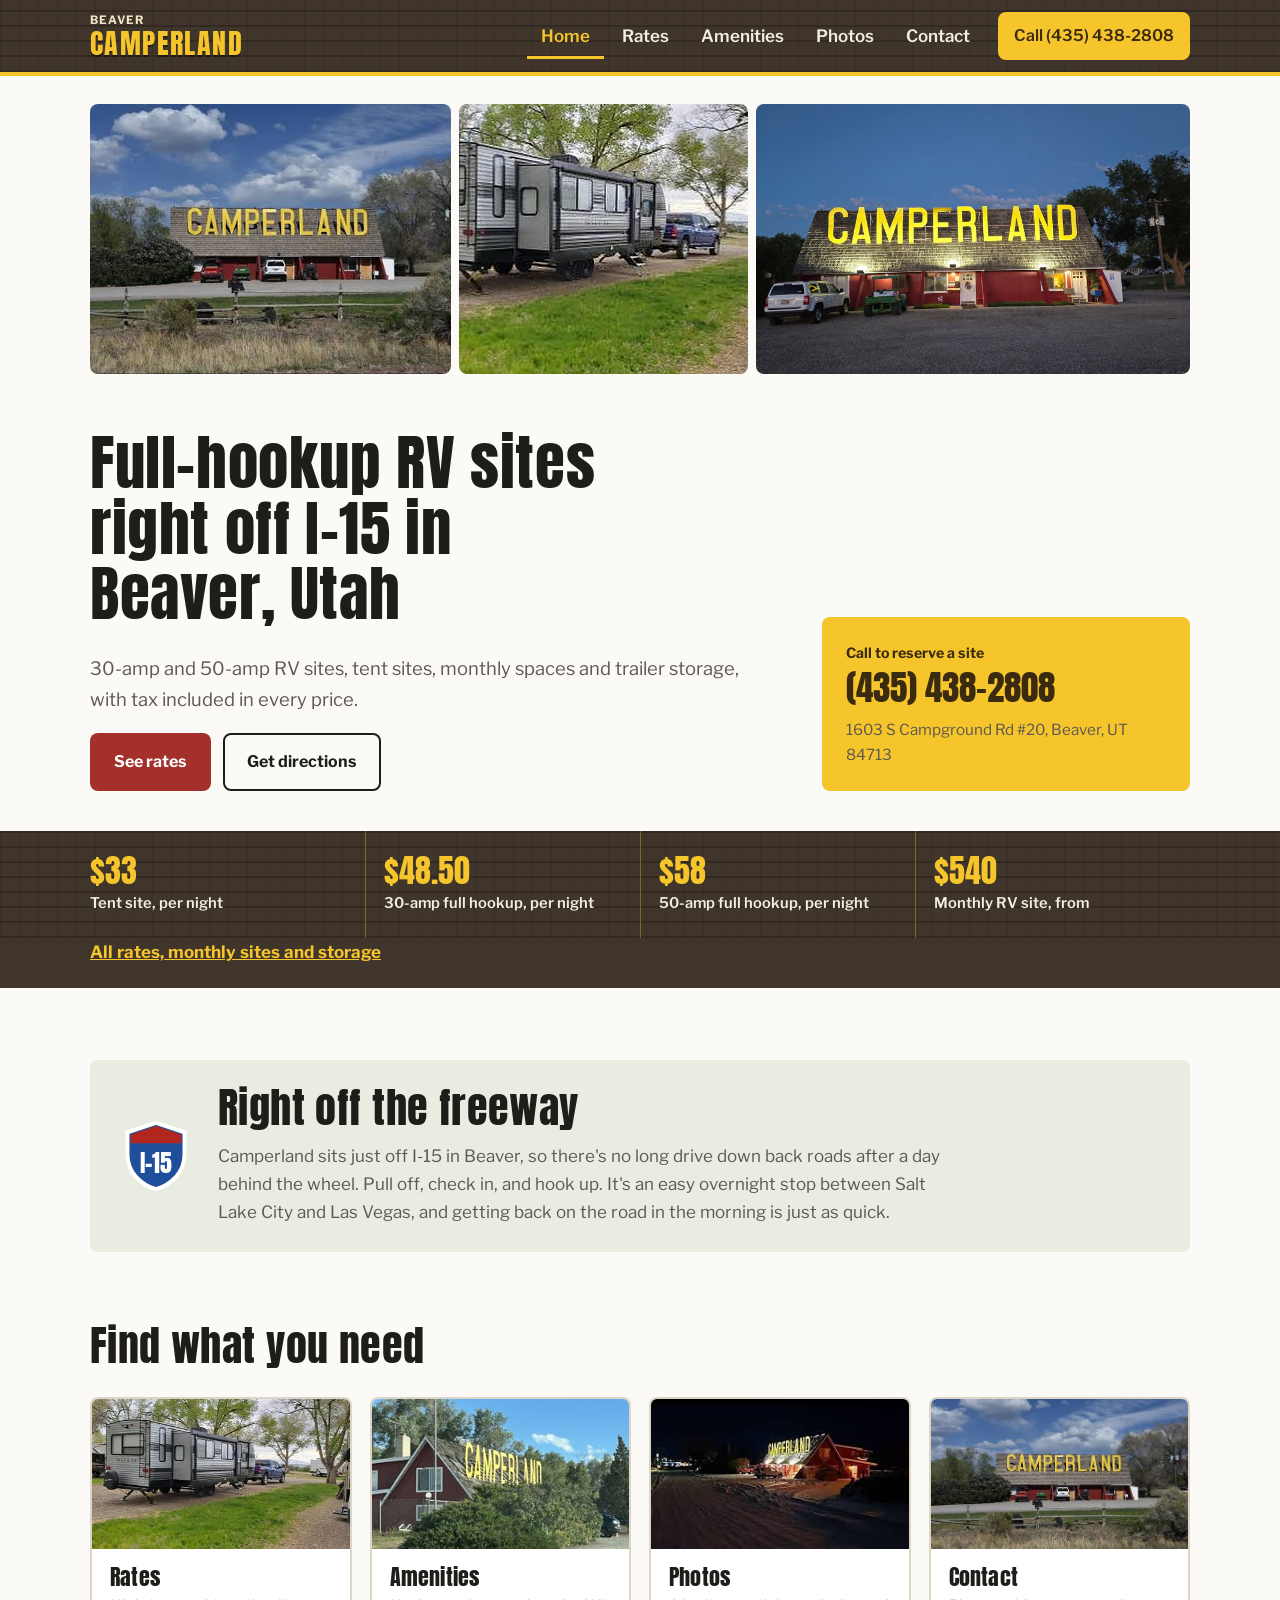
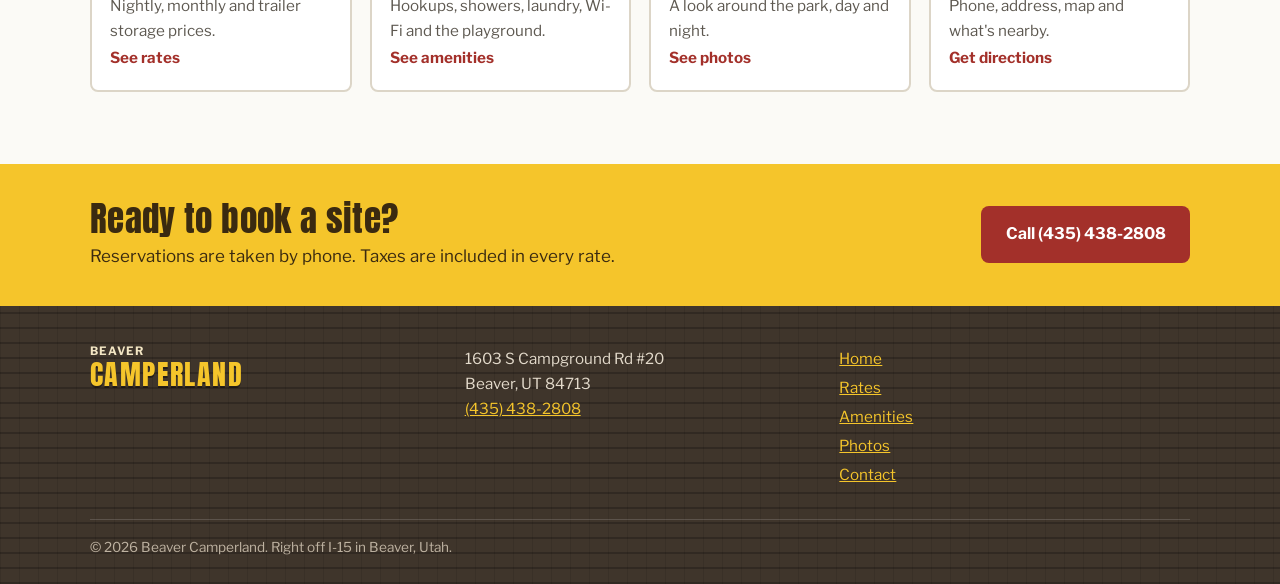
<file: index.html>
<!doctype html>
<html lang="en">
<head>
<meta charset="utf-8">
<meta name="viewport" content="width=device-width, initial-scale=1">
<title>Beaver Camperland | RV &amp; Tent Camping in Beaver, Utah</title>
<meta name="description" content="Full-hookup RV sites, tent sites, monthly spaces and trailer storage right off I-15 in Beaver, Utah. Taxes included in every rate.">
<link rel="preconnect" href="https://fonts.googleapis.com">
<link rel="preconnect" href="https://fonts.gstatic.com" crossorigin>
<link href="https://fonts.googleapis.com/css2?family=Anton&family=Libre+Franklin:wght@400;500;600;700&display=swap" rel="stylesheet">
<link rel="stylesheet" href="styles.css?v=4">
</head>
<body>
<a class="skip" href="#main">Skip to content</a>
<header class="site">
  <div class="wrap">
    <a class="logo" href="index.html" aria-label="Beaver Camperland home"><small>BEAVER</small><span>CAMPERLAND</span></a>
    <button class="menu-btn" aria-expanded="false" aria-controls="nav">Menu</button>
    <nav class="main" id="nav" aria-label="Main">
      <ul>
        <li><a href="index.html" aria-current="page">Home</a></li>
        <li><a href="rates.html">Rates</a></li>
        <li><a href="amenities.html">Amenities</a></li>
        <li><a href="photos.html">Photos</a></li>
        <li><a href="contact.html">Contact</a></li>
        <li><a class="btn btn-yellow" href="tel:+14354382808">Call (435) 438-2808</a></li>
      </ul>
    </nav>
  </div>
</header>

<main id="main">
<div class="photo-strip" aria-label="Photos of Beaver Camperland">
  <img src="images/office-sign-clear.jpg" alt="The Camperland office: a red building with large yellow CAMPERLAND letters on the roof" style="object-position:center 45%">
  <img src="images/rv-site-clear.jpg" alt="A travel trailer set up on a gravel site with grass and big trees">
  <img src="images/office-dusk.jpg" alt="The Camperland office at dusk, with the big yellow CAMPERLAND letters lit up on the shingled roof" style="object-position:center 55%">
</div>

<section class="intro">
  <div class="wrap">
    <div>
      <h1>Full-hookup RV sites right off I-15 in Beaver, Utah</h1>
      <p>30-amp and 50-amp RV sites, tent sites, monthly spaces and trailer storage, with tax included in every price.</p>
      <div class="ctas">
        <a class="btn btn-red" href="rates.html">See rates</a>
        <a class="btn btn-line" href="contact.html">Get directions</a>
      </div>
    </div>
    <div class="callcard">
      <small>Call to reserve a site</small>
      <a href="tel:+14354382808">(435) 438-2808</a>
      <p>1603 S Campground Rd #20, Beaver, UT 84713</p>
    </div>
  </div>
</section>

<div class="strip" aria-label="Rates at a glance">
  <div class="wrap">
    <div><strong>$33</strong><span>Tent site, per night</span></div>
    <div><strong>$48.50</strong><span>30-amp full hookup, per night</span></div>
    <div><strong>$58</strong><span>50-amp full hookup, per night</span></div>
    <div><strong>$540</strong><span>Monthly RV site, from</span></div>
  </div>
</div>
<div class="strip-foot"><div class="wrap"><a href="rates.html">All rates, monthly sites and storage</a></div></div>

<section>
  <div class="wrap">
    <div class="freeway">
      <svg viewBox="0 0 48 48" aria-hidden="true"><path d="M24 3 6 9v14c0 11 8 19 18 22 10-3 18-11 18-22V9z" fill="#1F4F9A" stroke="#fff" stroke-width="2.5"/><path d="M8 10.5 24 5l16 5.5V16H8z" fill="#B3261E"/><text x="24" y="35" text-anchor="middle" font-family="Anton,Impact,sans-serif" font-size="15" fill="#fff">I-15</text></svg>
      <div>
        <h2>Right off the freeway</h2>
        <p>Camperland sits just off I-15 in Beaver, so there's no long drive down back roads after a day behind the wheel. Pull off, check in, and hook up. It's an easy overnight stop between Salt Lake City and Las Vegas, and getting back on the road in the morning is just as quick.</p>
      </div>
    </div>
  </div>
</section>

<section style="padding-top:0">
  <div class="wrap">
    <h2>Find what you need</h2>
    <div class="cards">
      <a class="card" href="rates.html"><img src="images/rv-site-clear.jpg" alt="" loading="lazy"><div><h3>Rates</h3><p>Nightly, monthly and trailer storage prices.</p><span class="go">See rates</span></div></a>
      <a class="card" href="amenities.html"><img src="images/office-flag-clear.jpg" alt="" loading="lazy" style="object-position:center 30%"><div><h3>Amenities</h3><p>Hookups, showers, laundry, Wi-Fi and the playground.</p><span class="go">See amenities</span></div></a>
      <a class="card" href="photos.html"><img src="images/sign-at-night-clear.jpg" alt="" loading="lazy"><div><h3>Photos</h3><p>A look around the park, day and night.</p><span class="go">See photos</span></div></a>
      <a class="card" href="contact.html"><img src="images/office-sign-clear.jpg" alt="" loading="lazy"><div><h3>Contact</h3><p>Phone, address, map and what's nearby.</p><span class="go">Get directions</span></div></a>
    </div>
  </div>
</section>
<div class="callband">
  <div class="wrap">
    <div><h2>Ready to book a site?</h2><p>Reservations are taken by phone. Taxes are included in every rate.</p></div>
    <a class="btn btn-red" href="tel:+14354382808">Call (435) 438-2808</a>
  </div>
</div>
</main>

<footer>
  <div class="wrap">
    <div><a class="logo" href="index.html" aria-label="Beaver Camperland home"><small>BEAVER</small><span>CAMPERLAND</span></a></div>
    <div>1603 S Campground Rd #20<br>Beaver, UT 84713<br><a href="tel:+14354382808">(435) 438-2808</a></div>
    <ul><li><a href="index.html">Home</a></li><li><a href="rates.html">Rates</a></li><li><a href="amenities.html">Amenities</a></li><li><a href="photos.html">Photos</a></li><li><a href="contact.html">Contact</a></li></ul>
    <p class="fine">© <span id="yr">2026</span> Beaver Camperland. Right off I-15 in Beaver, Utah.</p>
  </div>
</footer>
<script src="script.js?v=2"></script>
</body>
</html>
</file>
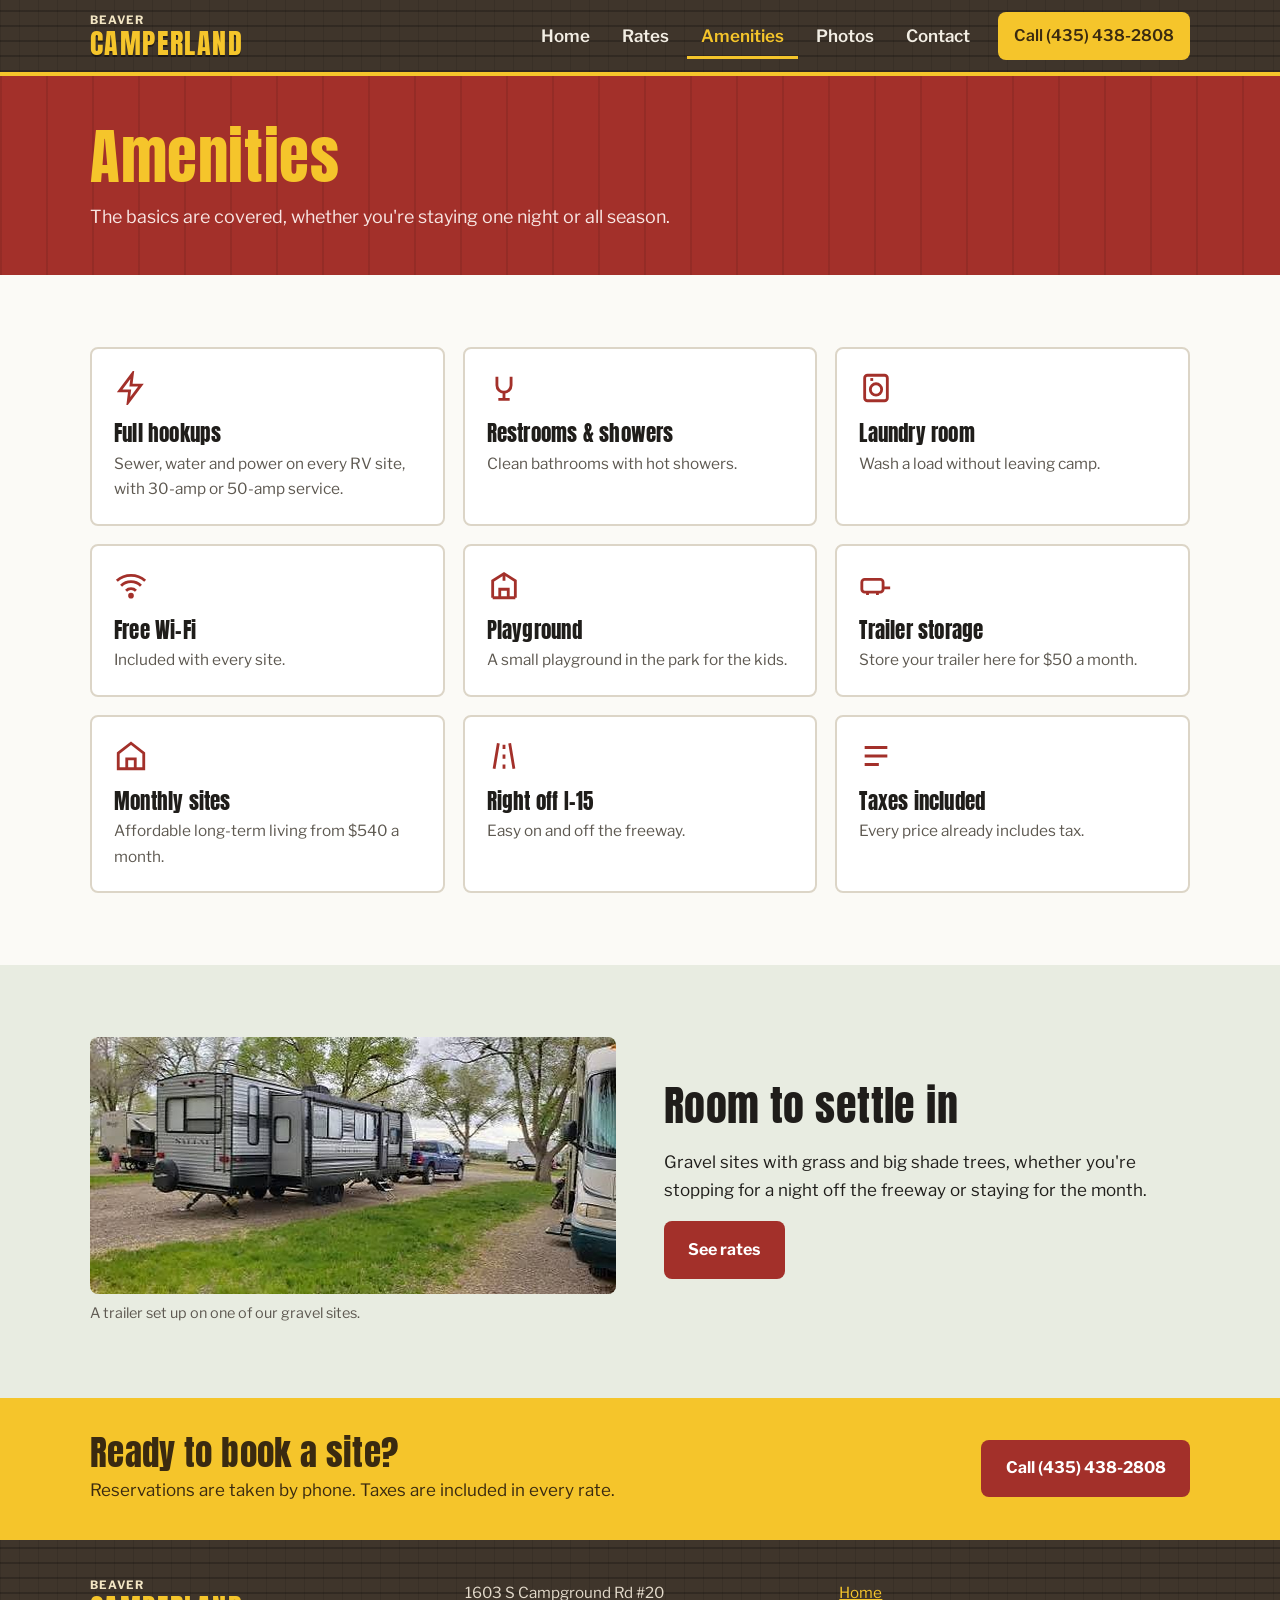
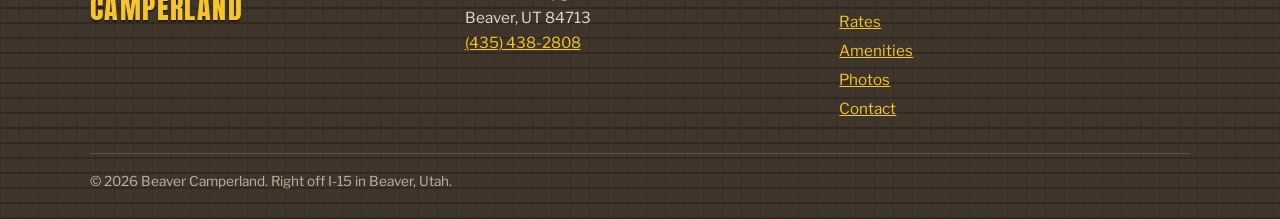
<file: amenities.html>
<!doctype html>
<html lang="en">
<head>
<meta charset="utf-8">
<meta name="viewport" content="width=device-width, initial-scale=1">
<title>Amenities | Beaver Camperland</title>
<meta name="description" content="Full hookups, restrooms and showers, laundry, free Wi-Fi, a playground and trailer storage at Beaver Camperland.">
<link rel="preconnect" href="https://fonts.googleapis.com">
<link rel="preconnect" href="https://fonts.gstatic.com" crossorigin>
<link href="https://fonts.googleapis.com/css2?family=Anton&family=Libre+Franklin:wght@400;500;600;700&display=swap" rel="stylesheet">
<link rel="stylesheet" href="styles.css?v=4">
</head>
<body>
<a class="skip" href="#main">Skip to content</a>
<header class="site">
  <div class="wrap">
    <a class="logo" href="index.html" aria-label="Beaver Camperland home"><small>BEAVER</small><span>CAMPERLAND</span></a>
    <button class="menu-btn" aria-expanded="false" aria-controls="nav">Menu</button>
    <nav class="main" id="nav" aria-label="Main">
      <ul>
        <li><a href="index.html">Home</a></li>
        <li><a href="rates.html">Rates</a></li>
        <li><a href="amenities.html" aria-current="page">Amenities</a></li>
        <li><a href="photos.html">Photos</a></li>
        <li><a href="contact.html">Contact</a></li>
        <li><a class="btn btn-yellow" href="tel:+14354382808">Call (435) 438-2808</a></li>
      </ul>
    </nav>
  </div>
</header>

<main id="main">
<section class="page-head">
  <div class="wrap"><h1>Amenities</h1><p>The basics are covered, whether you're staying one night or all season.</p></div>
</section>

<section>
  <div class="wrap">
    <div class="amen-grid">
      <article><svg viewBox="0 0 24 24" fill="none" stroke="currentColor" stroke-width="2" aria-hidden="true"><path d="M13 2 4 14h7l-1 8 9-12h-7l1-8z"/></svg><h3>Full hookups</h3><p>Sewer, water and power on every RV site, with 30-amp or 50-amp service.</p></article>
      <article><svg viewBox="0 0 24 24" fill="none" stroke="currentColor" stroke-width="2" aria-hidden="true"><path d="M7 4v6a5 5 0 0 0 10 0V4M12 15v5M8 20h8"/></svg><h3>Restrooms &amp; showers</h3><p>Clean bathrooms with hot showers.</p></article>
      <article><svg viewBox="0 0 24 24" fill="none" stroke="currentColor" stroke-width="2" aria-hidden="true"><rect x="4" y="3" width="16" height="18" rx="2"/><circle cx="12" cy="13" r="4"/><path d="M8 6h2"/></svg><h3>Laundry room</h3><p>Wash a load without leaving camp.</p></article>
      <article><svg viewBox="0 0 24 24" fill="none" stroke="currentColor" stroke-width="2" aria-hidden="true"><path d="M2 9a15 15 0 0 1 20 0M5 12.5a10 10 0 0 1 14 0M8.5 16a5 5 0 0 1 7 0"/><circle cx="12" cy="19.5" r="1"/></svg><h3>Free Wi-Fi</h3><p>Included with every site.</p></article>
      <article><svg viewBox="0 0 24 24" fill="none" stroke="currentColor" stroke-width="2" aria-hidden="true"><path d="M4 21V9l8-5 8 5v12M4 21h16M9 21v-6h6v6M12 4v5"/></svg><h3>Playground</h3><p>A small playground in the park for the kids.</p></article>
      <article><svg viewBox="0 0 24 24" fill="none" stroke="currentColor" stroke-width="2" aria-hidden="true"><rect x="2" y="8" width="15" height="9" rx="2"/><path d="M17 14h5M6 17v2M13 17v2"/></svg><h3>Trailer storage</h3><p>Store your trailer here for $50 a month.</p></article>
      <article><svg viewBox="0 0 24 24" fill="none" stroke="currentColor" stroke-width="2" aria-hidden="true"><path d="M3 10 12 3l9 7v11H3z"/><path d="M9 21v-7h6v7"/></svg><h3>Monthly sites</h3><p>Affordable long-term living from $540 a month.</p></article>
      <article><svg viewBox="0 0 24 24" fill="none" stroke="currentColor" stroke-width="2" aria-hidden="true"><path d="M8 3 5 21M16 3l3 18M12 4v3M12 11v3M12 18v3"/></svg><h3>Right off I-15</h3><p>Easy on and off the freeway.</p></article>
      <article><svg viewBox="0 0 24 24" fill="none" stroke="currentColor" stroke-width="2" aria-hidden="true"><path d="M4 12h16M4 6h16M4 18h10"/></svg><h3>Taxes included</h3><p>Every price already includes tax.</p></article>
    </div>
  </div>
</section>

<section class="alt">
  <div class="wrap split">
    <figure>
      <img src="images/rv-site-clear.jpg" alt="A travel trailer on a gravel site with green grass, big trees and motor homes nearby" loading="lazy">
      <figcaption>A trailer set up on one of our gravel sites.</figcaption>
    </figure>
    <div>
      <h2>Room to settle in</h2>
      <p>Gravel sites with grass and big shade trees, whether you're stopping for a night off the freeway or staying for the month.</p>
      <a class="btn btn-red" href="rates.html">See rates</a>
    </div>
  </div>
</section>
<div class="callband">
  <div class="wrap">
    <div><h2>Ready to book a site?</h2><p>Reservations are taken by phone. Taxes are included in every rate.</p></div>
    <a class="btn btn-red" href="tel:+14354382808">Call (435) 438-2808</a>
  </div>
</div>
</main>

<footer>
  <div class="wrap">
    <div><a class="logo" href="index.html" aria-label="Beaver Camperland home"><small>BEAVER</small><span>CAMPERLAND</span></a></div>
    <div>1603 S Campground Rd #20<br>Beaver, UT 84713<br><a href="tel:+14354382808">(435) 438-2808</a></div>
    <ul><li><a href="index.html">Home</a></li><li><a href="rates.html">Rates</a></li><li><a href="amenities.html">Amenities</a></li><li><a href="photos.html">Photos</a></li><li><a href="contact.html">Contact</a></li></ul>
    <p class="fine">© <span id="yr">2026</span> Beaver Camperland. Right off I-15 in Beaver, Utah.</p>
  </div>
</footer>
<script src="script.js?v=2"></script>
</body>
</html>
</file>
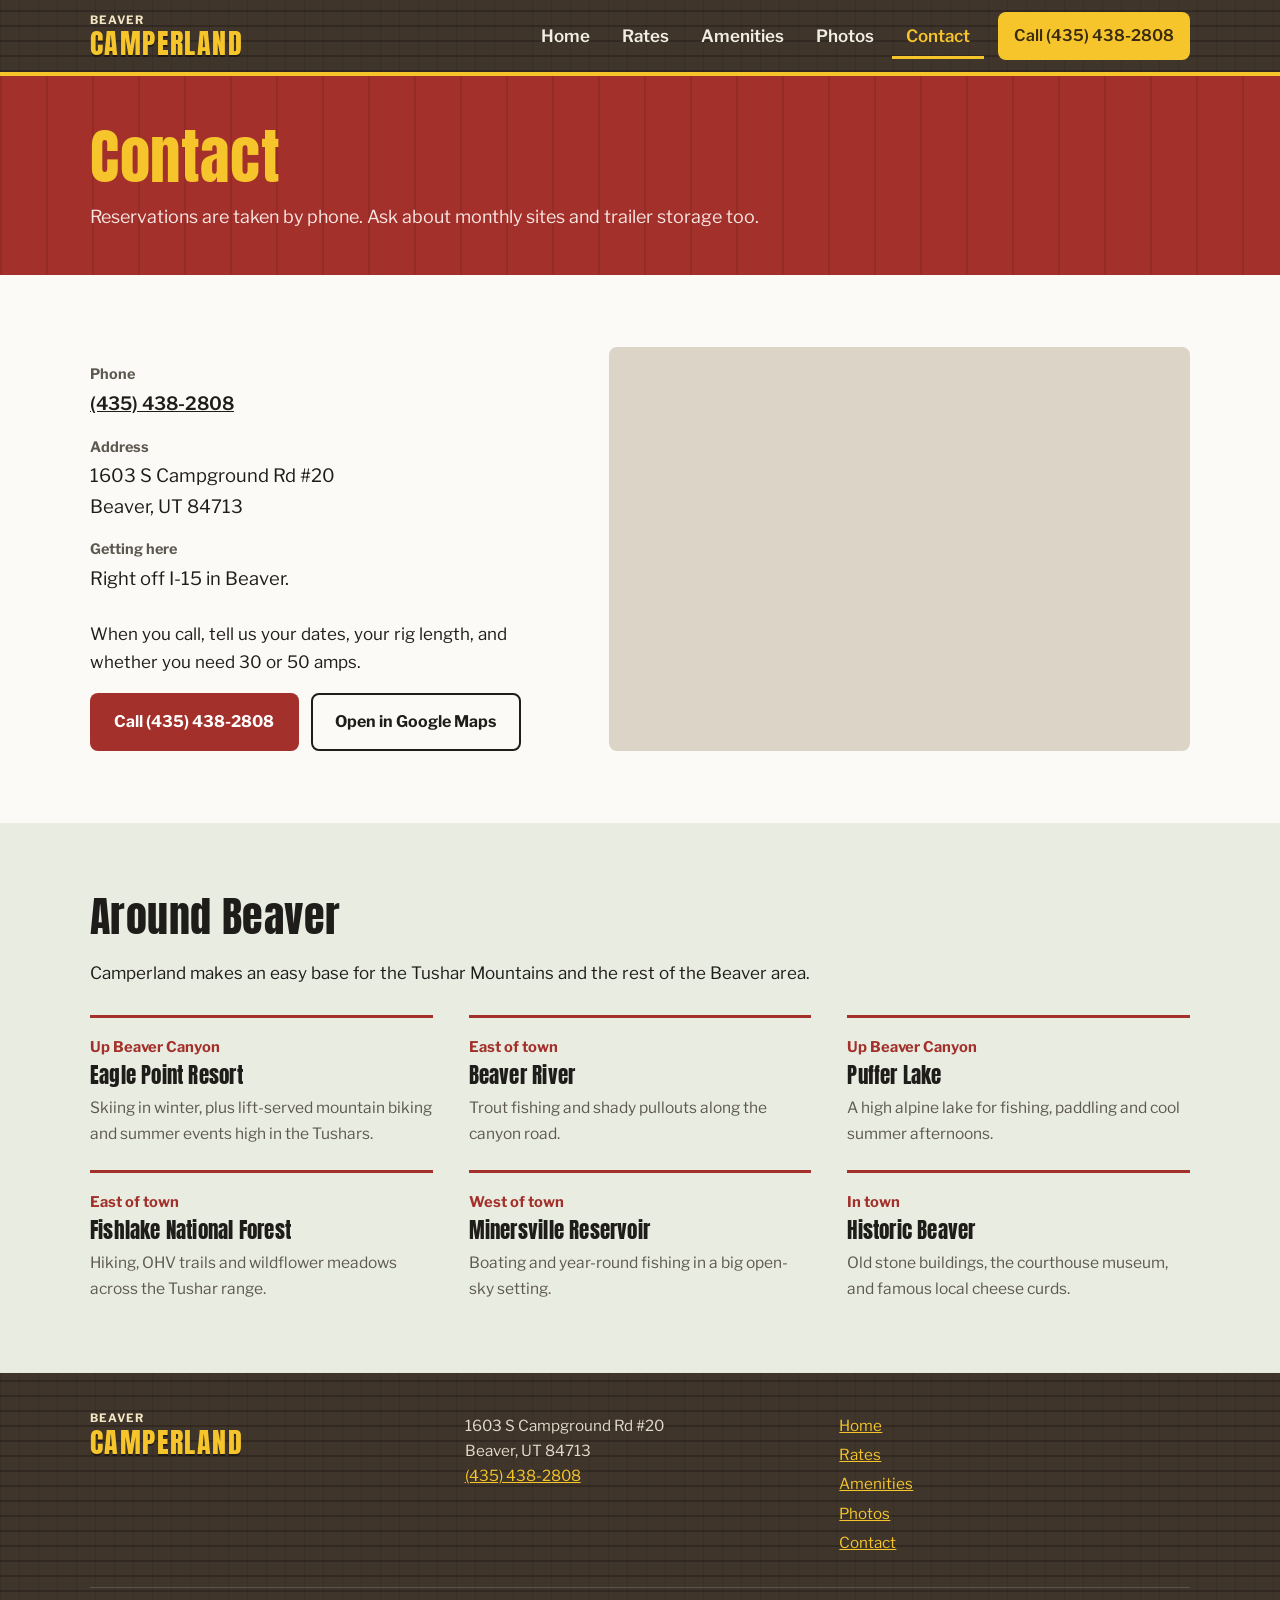
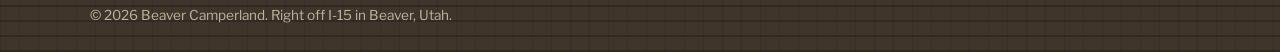
<file: contact.html>
<!doctype html>
<html lang="en">
<head>
<meta charset="utf-8">
<meta name="viewport" content="width=device-width, initial-scale=1">
<title>Contact | Beaver Camperland</title>
<meta name="description" content="Call (435) 438-2808 to reserve a site at Beaver Camperland, 1603 S Campground Rd #20, Beaver, UT 84713.">
<link rel="preconnect" href="https://fonts.googleapis.com">
<link rel="preconnect" href="https://fonts.gstatic.com" crossorigin>
<link href="https://fonts.googleapis.com/css2?family=Anton&family=Libre+Franklin:wght@400;500;600;700&display=swap" rel="stylesheet">
<link rel="stylesheet" href="styles.css?v=4">
</head>
<body>
<a class="skip" href="#main">Skip to content</a>
<header class="site">
  <div class="wrap">
    <a class="logo" href="index.html" aria-label="Beaver Camperland home"><small>BEAVER</small><span>CAMPERLAND</span></a>
    <button class="menu-btn" aria-expanded="false" aria-controls="nav">Menu</button>
    <nav class="main" id="nav" aria-label="Main">
      <ul>
        <li><a href="index.html">Home</a></li>
        <li><a href="rates.html">Rates</a></li>
        <li><a href="amenities.html">Amenities</a></li>
        <li><a href="photos.html">Photos</a></li>
        <li><a href="contact.html" aria-current="page">Contact</a></li>
        <li><a class="btn btn-yellow" href="tel:+14354382808">Call (435) 438-2808</a></li>
      </ul>
    </nav>
  </div>
</header>

<main id="main">
<section class="page-head">
  <div class="wrap"><h1>Contact</h1><p>Reservations are taken by phone. Ask about monthly sites and trailer storage too.</p></div>
</section>

<section>
  <div class="wrap contact-grid">
    <div>
      <dl>
        <dt>Phone</dt><dd><a href="tel:+14354382808">(435) 438-2808</a></dd>
        <dt>Address</dt><dd>1603 S Campground Rd #20<br>Beaver, UT 84713</dd>
        <dt>Getting here</dt><dd>Right off I-15 in Beaver.</dd>
      </dl>
      <p>When you call, tell us your dates, your rig length, and whether you need 30 or 50 amps.</p>
      <div style="display:flex;gap:12px;flex-wrap:wrap">
        <a class="btn btn-red" href="tel:+14354382808">Call (435) 438-2808</a>
        <a class="btn btn-line" href="https://www.google.com/maps/search/?api=1&amp;query=1603+S+Campground+Rd+%2320%2C+Beaver%2C+UT+84713" target="_blank" rel="noopener">Open in Google Maps</a>
      </div>
    </div>
    <div class="map">
      <iframe title="Map showing Beaver Camperland" loading="lazy" referrerpolicy="no-referrer-when-downgrade"
        src="https://maps.google.com/maps?q=Beaver%20Camperland%2C%201603%20S%20Campground%20Rd%2C%20Beaver%2C%20UT%2084713&amp;z=14&amp;output=embed"></iframe>
    </div>
  </div>
</section>

<section class="alt">
  <div class="wrap">
    <h2>Around Beaver</h2>
    <p>Camperland makes an easy base for the Tushar Mountains and the rest of the Beaver area.</p>
    <div class="places">
      <div class="place"><span class="dist">Up Beaver Canyon</span><h3>Eagle Point Resort</h3><p>Skiing in winter, plus lift-served mountain biking and summer events high in the Tushars.</p></div>
      <div class="place"><span class="dist">East of town</span><h3>Beaver River</h3><p>Trout fishing and shady pullouts along the canyon road.</p></div>
      <div class="place"><span class="dist">Up Beaver Canyon</span><h3>Puffer Lake</h3><p>A high alpine lake for fishing, paddling and cool summer afternoons.</p></div>
      <div class="place"><span class="dist">East of town</span><h3>Fishlake National Forest</h3><p>Hiking, OHV trails and wildflower meadows across the Tushar range.</p></div>
      <div class="place"><span class="dist">West of town</span><h3>Minersville Reservoir</h3><p>Boating and year-round fishing in a big open-sky setting.</p></div>
      <div class="place"><span class="dist">In town</span><h3>Historic Beaver</h3><p>Old stone buildings, the courthouse museum, and famous local cheese curds.</p></div>
    </div>
  </div>
</section>
</main>

<footer>
  <div class="wrap">
    <div><a class="logo" href="index.html" aria-label="Beaver Camperland home"><small>BEAVER</small><span>CAMPERLAND</span></a></div>
    <div>1603 S Campground Rd #20<br>Beaver, UT 84713<br><a href="tel:+14354382808">(435) 438-2808</a></div>
    <ul><li><a href="index.html">Home</a></li><li><a href="rates.html">Rates</a></li><li><a href="amenities.html">Amenities</a></li><li><a href="photos.html">Photos</a></li><li><a href="contact.html">Contact</a></li></ul>
    <p class="fine">© <span id="yr">2026</span> Beaver Camperland. Right off I-15 in Beaver, Utah.</p>
  </div>
</footer>
<script src="script.js?v=2"></script>
</body>
</html>
</file>
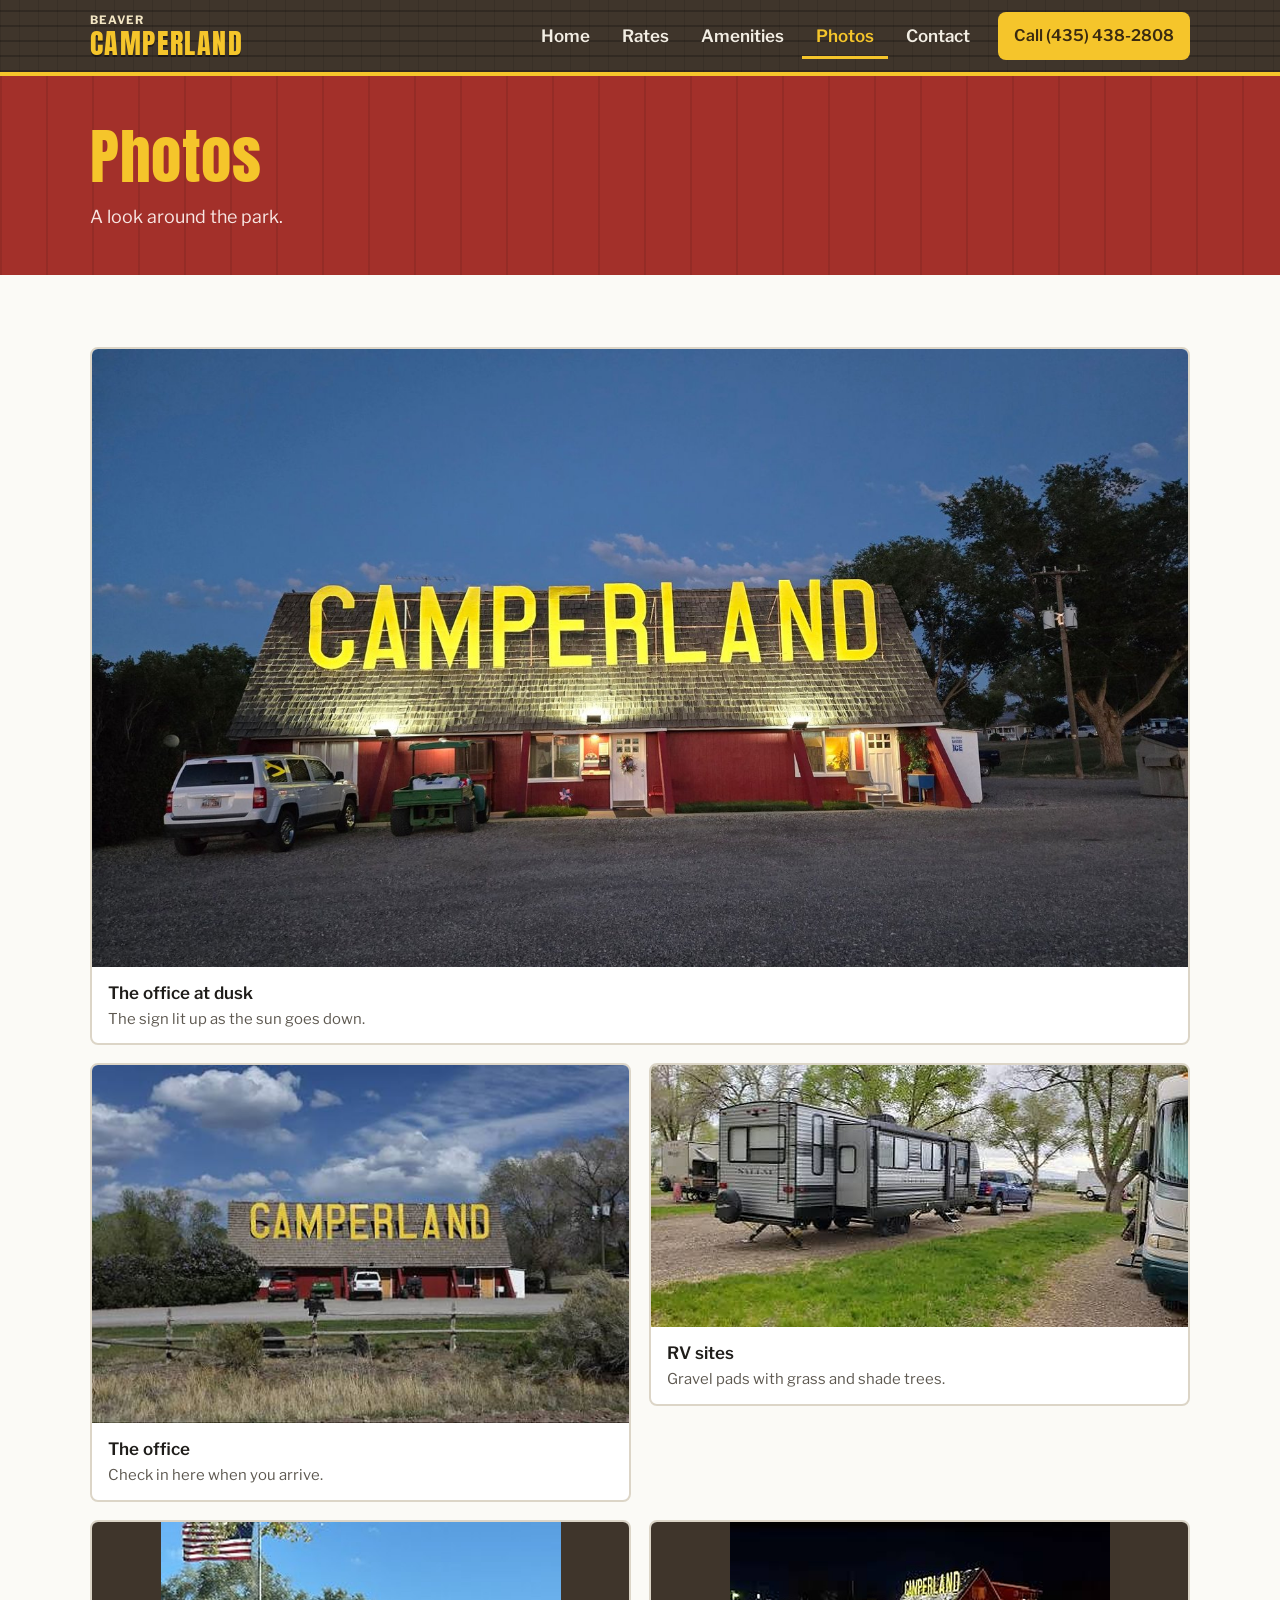
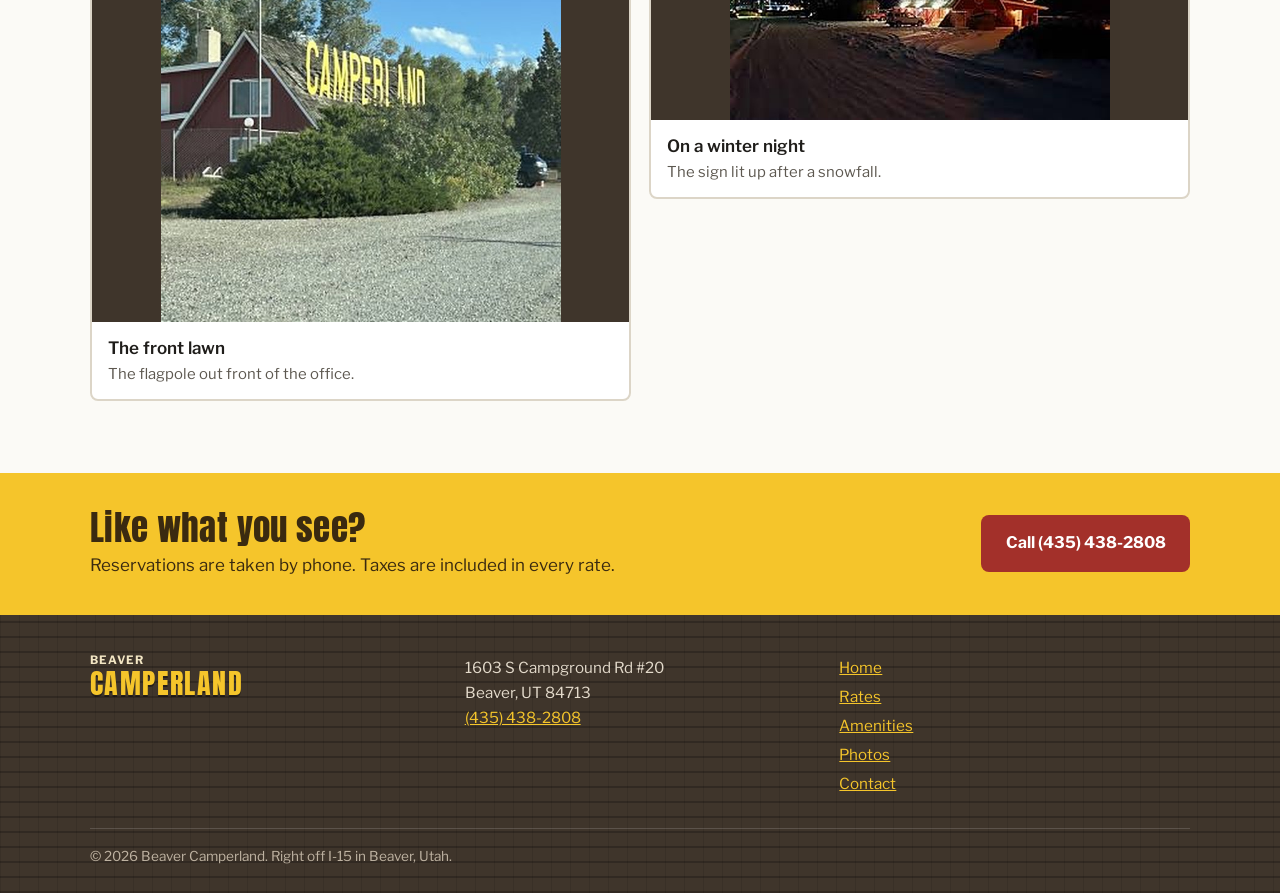
<file: photos.html>
<!doctype html>
<html lang="en">
<head>
<meta charset="utf-8">
<meta name="viewport" content="width=device-width, initial-scale=1">
<title>Photos | Beaver Camperland</title>
<meta name="description" content="Photos of Beaver Camperland in Beaver, Utah.">
<link rel="preconnect" href="https://fonts.googleapis.com">
<link rel="preconnect" href="https://fonts.gstatic.com" crossorigin>
<link href="https://fonts.googleapis.com/css2?family=Anton&family=Libre+Franklin:wght@400;500;600;700&display=swap" rel="stylesheet">
<link rel="stylesheet" href="styles.css?v=4">
</head>
<body>
<a class="skip" href="#main">Skip to content</a>
<header class="site">
  <div class="wrap">
    <a class="logo" href="index.html" aria-label="Beaver Camperland home"><small>BEAVER</small><span>CAMPERLAND</span></a>
    <button class="menu-btn" aria-expanded="false" aria-controls="nav">Menu</button>
    <nav class="main" id="nav" aria-label="Main">
      <ul>
        <li><a href="index.html">Home</a></li>
        <li><a href="rates.html">Rates</a></li>
        <li><a href="amenities.html">Amenities</a></li>
        <li><a href="photos.html" aria-current="page">Photos</a></li>
        <li><a href="contact.html">Contact</a></li>
        <li><a class="btn btn-yellow" href="tel:+14354382808">Call (435) 438-2808</a></li>
      </ul>
    </nav>
  </div>
</header>

<main id="main">
<section class="page-head">
  <div class="wrap"><h1>Photos</h1><p>A look around the park.</p></div>
</section>

<section>
  <div class="wrap">
    <div class="gallery">
      <figure class="wide"><img src="images/office-dusk.jpg" alt="The Camperland office at dusk, with the big yellow CAMPERLAND letters lit up on the shingled roof"><figcaption>The office at dusk<span>The sign lit up as the sun goes down.</span></figcaption></figure>
      <figure><div class="frame"><img src="images/office-sign-clear.jpg" alt="The Camperland office with big yellow CAMPERLAND letters on the roof, seen from across the road" loading="lazy" style="max-width:600px"></div><figcaption>The office<span>Check in here when you arrive.</span></figcaption></figure>
      <figure><div class="frame"><img src="images/rv-site-clear.jpg" alt="A travel trailer on a gravel site with grass and big trees" loading="lazy" style="max-width:560px"></div><figcaption>RV sites<span>Gravel pads with grass and shade trees.</span></figcaption></figure>
      <figure><div class="frame"><img src="images/office-flag-clear.jpg" alt="The office with an American flag and evergreen shrubs" loading="lazy" style="max-width:400px"></div><figcaption>The front lawn<span>The flagpole out front of the office.</span></figcaption></figure>
      <figure><div class="frame"><img src="images/sign-at-night-clear.jpg" alt="The lit-up CAMPERLAND sign on a snowy winter night" loading="lazy" style="max-width:380px"></div><figcaption>On a winter night<span>The sign lit up after a snowfall.</span></figcaption></figure>
    </div>
  </div>
</section>
<div class="callband">
  <div class="wrap">
    <div><h2>Like what you see?</h2><p>Reservations are taken by phone. Taxes are included in every rate.</p></div>
    <a class="btn btn-red" href="tel:+14354382808">Call (435) 438-2808</a>
  </div>
</div>
</main>

<footer>
  <div class="wrap">
    <div><a class="logo" href="index.html" aria-label="Beaver Camperland home"><small>BEAVER</small><span>CAMPERLAND</span></a></div>
    <div>1603 S Campground Rd #20<br>Beaver, UT 84713<br><a href="tel:+14354382808">(435) 438-2808</a></div>
    <ul><li><a href="index.html">Home</a></li><li><a href="rates.html">Rates</a></li><li><a href="amenities.html">Amenities</a></li><li><a href="photos.html">Photos</a></li><li><a href="contact.html">Contact</a></li></ul>
    <p class="fine">© <span id="yr">2026</span> Beaver Camperland. Right off I-15 in Beaver, Utah.</p>
  </div>
</footer>
<script src="script.js?v=2"></script>
</body>
</html>
</file>
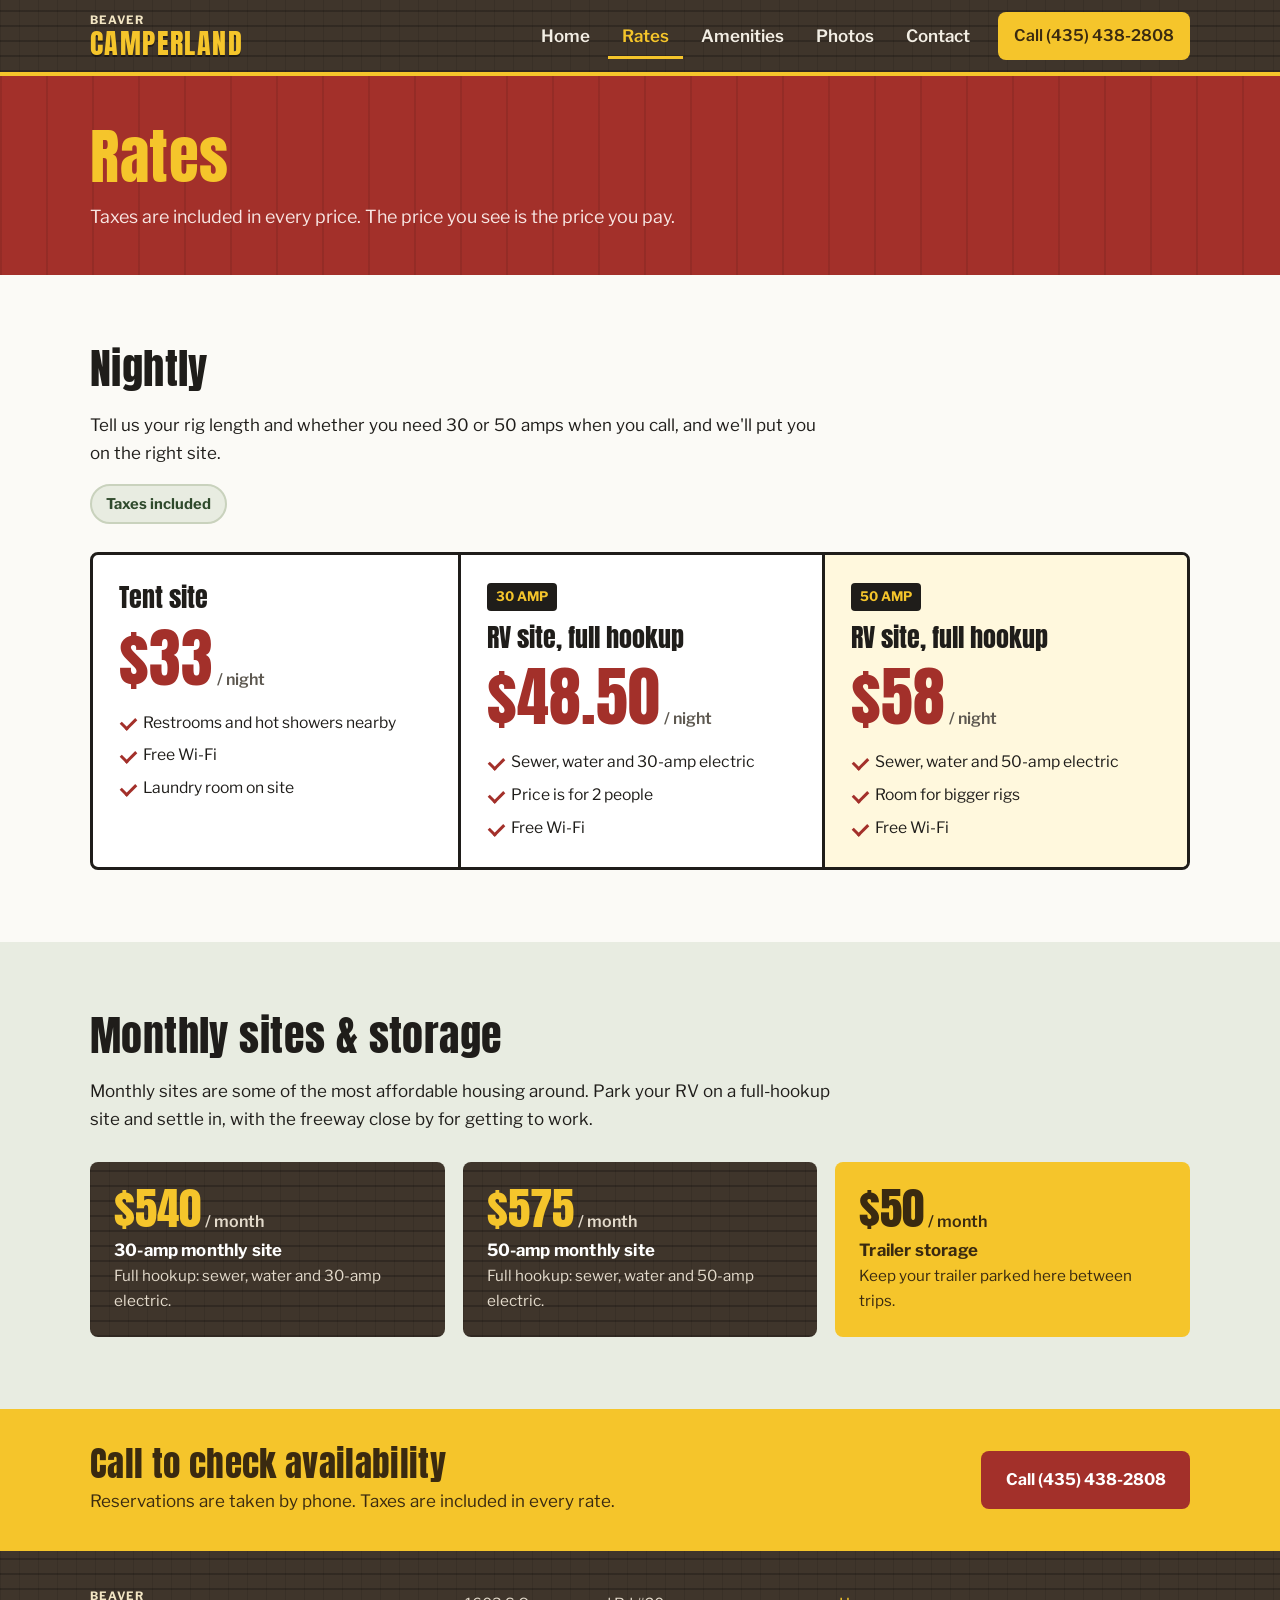
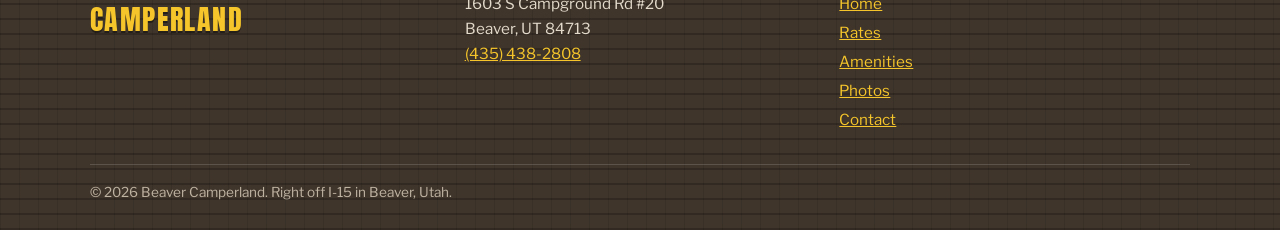
<file: rates.html>
<!doctype html>
<html lang="en">
<head>
<meta charset="utf-8">
<meta name="viewport" content="width=device-width, initial-scale=1">
<title>Rates | Beaver Camperland</title>
<meta name="description" content="Nightly, monthly and trailer storage rates at Beaver Camperland in Beaver, Utah. Taxes included.">
<link rel="preconnect" href="https://fonts.googleapis.com">
<link rel="preconnect" href="https://fonts.gstatic.com" crossorigin>
<link href="https://fonts.googleapis.com/css2?family=Anton&family=Libre+Franklin:wght@400;500;600;700&display=swap" rel="stylesheet">
<link rel="stylesheet" href="styles.css?v=4">
</head>
<body>
<a class="skip" href="#main">Skip to content</a>
<header class="site">
  <div class="wrap">
    <a class="logo" href="index.html" aria-label="Beaver Camperland home"><small>BEAVER</small><span>CAMPERLAND</span></a>
    <button class="menu-btn" aria-expanded="false" aria-controls="nav">Menu</button>
    <nav class="main" id="nav" aria-label="Main">
      <ul>
        <li><a href="index.html">Home</a></li>
        <li><a href="rates.html" aria-current="page">Rates</a></li>
        <li><a href="amenities.html">Amenities</a></li>
        <li><a href="photos.html">Photos</a></li>
        <li><a href="contact.html">Contact</a></li>
        <li><a class="btn btn-yellow" href="tel:+14354382808">Call (435) 438-2808</a></li>
      </ul>
    </nav>
  </div>
</header>

<main id="main">
<section class="page-head">
  <div class="wrap"><h1>Rates</h1><p>Taxes are included in every price. The price you see is the price you pay.</p></div>
</section>

<section>
  <div class="wrap">
    <h2>Nightly</h2>
    <p>Tell us your rig length and whether you need 30 or 50 amps when you call, and we'll put you on the right site.</p>
    <span class="tax">Taxes included</span>
    <div class="board">
      <article>
        <span class="kind">Tent site</span>
        <div class="price">$33<small>/ night</small></div>
        <ul>
          <li>Restrooms and hot showers nearby</li>
          <li>Free Wi-Fi</li>
          <li>Laundry room on site</li>
        </ul>
      </article>
      <article>
        <span class="amp">30 AMP</span>
        <span class="kind">RV site, full hookup</span>
        <div class="price">$48.50<small>/ night</small></div>
        <ul>
          <li>Sewer, water and 30-amp electric</li>
          <li>Price is for 2 people</li>
          <li>Free Wi-Fi</li>
        </ul>
      </article>
      <article class="best">
        <span class="amp">50 AMP</span>
        <span class="kind">RV site, full hookup</span>
        <div class="price">$58<small>/ night</small></div>
        <ul>
          <li>Sewer, water and 50-amp electric</li>
          <li>Room for bigger rigs</li>
          <li>Free Wi-Fi</li>
        </ul>
      </article>
    </div>
  </div>
</section>

<section class="alt">
  <div class="wrap">
    <h2>Monthly sites &amp; storage</h2>
    <p>Monthly sites are some of the most affordable housing around. Park your RV on a full-hookup site and settle in, with the freeway close by for getting to work.</p>
    <div class="monthly-grid">
      <div class="mcard"><strong>$540<small>/ month</small></strong><h3>30-amp monthly site</h3><p>Full hookup: sewer, water and 30-amp electric.</p></div>
      <div class="mcard"><strong>$575<small>/ month</small></strong><h3>50-amp monthly site</h3><p>Full hookup: sewer, water and 50-amp electric.</p></div>
      <div class="mcard storage"><strong>$50<small>/ month</small></strong><h3>Trailer storage</h3><p>Keep your trailer parked here between trips.</p></div>
    </div>
  </div>
</section>
<div class="callband">
  <div class="wrap">
    <div><h2>Call to check availability</h2><p>Reservations are taken by phone. Taxes are included in every rate.</p></div>
    <a class="btn btn-red" href="tel:+14354382808">Call (435) 438-2808</a>
  </div>
</div>
</main>

<footer>
  <div class="wrap">
    <div><a class="logo" href="index.html" aria-label="Beaver Camperland home"><small>BEAVER</small><span>CAMPERLAND</span></a></div>
    <div>1603 S Campground Rd #20<br>Beaver, UT 84713<br><a href="tel:+14354382808">(435) 438-2808</a></div>
    <ul><li><a href="index.html">Home</a></li><li><a href="rates.html">Rates</a></li><li><a href="amenities.html">Amenities</a></li><li><a href="photos.html">Photos</a></li><li><a href="contact.html">Contact</a></li></ul>
    <p class="fine">© <span id="yr">2026</span> Beaver Camperland. Right off I-15 in Beaver, Utah.</p>
  </div>
</footer>
<script src="script.js?v=2"></script>
</body>
</html>
</file>
<file: styles.css>
/* Beaver Camperland: shared styles for every page */
:root{
  --barn:#A3302A;        /* red siding */
  --barn-deep:#6E1E1A;
  --sign:#F5C52B;        /* yellow roof letters */
  --sign-ink:#3A2A10;
  --shingle:#7B6A57;     /* cedar shingle roof */
  --shingle-dark:#3F352B;
  --sage:#E8ECE1;        /* sagebrush */
  --gravel:#DCD5C7;
  --paper:#FBFAF6;
  --ink:#1F1D1A;
  --muted:#5D5850;
  --sky:#2C78C4;
  --radius:8px;
  --maxw:1140px;
  --shingles:
    repeating-linear-gradient(0deg,rgba(0,0,0,.22) 0 2px,transparent 2px 15px),
    repeating-linear-gradient(90deg,rgba(0,0,0,.10) 0 1px,transparent 1px 19px);
}
*{box-sizing:border-box}
@media (prefers-reduced-motion:reduce){*{transition:none!important}}
body{margin:0;background:var(--paper);color:var(--ink);font:400 17px/1.65 "Libre Franklin",system-ui,sans-serif;display:flex;flex-direction:column;min-height:100vh}
main{flex:1}
img{max-width:100%;display:block}
a{color:var(--barn)}
a[href^="tel"]{white-space:nowrap}
a:focus-visible,button:focus-visible{outline:3px solid var(--sky);outline-offset:3px}
h1,h2,h3{font-family:"Anton",Impact,sans-serif;font-weight:400;line-height:1.08;margin:0 0 .45em;letter-spacing:.01em}
h1{font-size:clamp(2.4rem,5.5vw,3.8rem)}
h2{font-size:clamp(1.9rem,4vw,2.6rem)}
h3{font-size:1.4rem}
p{margin:0 0 1em;max-width:62ch}
.wrap{max-width:var(--maxw);margin:0 auto;padding:0 20px}
.skip{position:absolute;left:-999px}.skip:focus{left:12px;top:12px;z-index:99;background:#fff;padding:8px 12px}
section{padding:72px 0}

/* Buttons */
.btn{display:inline-flex;align-items:center;justify-content:center;gap:.5em;padding:.85em 1.4em;border-radius:var(--radius);font-weight:700;text-decoration:none;border:2px solid transparent;cursor:pointer;font-size:1rem}
.btn-red{background:var(--barn);color:#fff}.btn-red:hover{background:var(--barn-deep)}
.btn-yellow{background:var(--sign);color:var(--sign-ink)}.btn-yellow:hover{background:#E8B612}
.btn-line{border-color:var(--ink);color:var(--ink)}.btn-line:hover{background:var(--sage)}

/* Header: dark shingle roof bar */
header.site{position:sticky;top:0;z-index:50;background-color:var(--shingle-dark);background-image:var(--shingles);border-bottom:4px solid var(--sign)}
header.site .wrap{display:flex;align-items:center;justify-content:space-between;gap:16px;min-height:72px}
.logo{text-decoration:none;color:var(--sign);line-height:1}
.logo small{display:block;font:700 .72rem/1 "Libre Franklin",sans-serif;letter-spacing:.08em;color:#F3E6C4;margin-bottom:3px}
.logo span{display:block;font-family:"Anton",sans-serif;font-size:1.75rem;letter-spacing:.05em;text-shadow:0 2px 0 rgba(0,0,0,.4)}
nav.main ul{list-style:none;margin:0;padding:0;display:flex;gap:4px;align-items:center}
nav.main a{display:block;white-space:nowrap;padding:9px 14px;color:#F3EEE4;text-decoration:none;font-weight:600;border-radius:var(--radius)}
nav.main a:hover{background:rgba(255,255,255,.1)}
nav.main a[aria-current="page"]{color:var(--sign);box-shadow:inset 0 -3px 0 var(--sign);border-radius:0}
nav.main a.btn{color:var(--sign-ink);margin-left:10px;box-shadow:none;border-radius:var(--radius)}
nav.main a.btn:hover{background:#E8B612}
.menu-btn{display:none;background:none;border:2px solid #F3EEE4;color:#F3EEE4;border-radius:var(--radius);padding:7px 12px;font:600 1rem "Libre Franklin",sans-serif}
@media (max-width:900px){
  .menu-btn{display:block}
  nav.main{position:absolute;left:0;right:0;top:100%;background:var(--shingle-dark);display:none;padding:8px 20px 18px;border-bottom:4px solid var(--sign)}
  nav.main.open{display:block}
  nav.main ul{flex-direction:column;align-items:stretch}
  nav.main a[aria-current="page"]{box-shadow:inset 3px 0 0 var(--sign)}
  nav.main a.btn{margin:10px 0 0}
}

/* Page title band (inner pages) */
.page-head{background:var(--barn);color:#fff;padding:48px 0 44px;background-image:repeating-linear-gradient(90deg,rgba(0,0,0,.09) 0 2px,transparent 2px 46px)}
.page-head h1{color:var(--sign);margin-bottom:.2em}
.page-head p{color:#F8E6E3;font-size:1.12rem;margin:0}

/* HOME: photo strip */
.photo-strip{display:grid;grid-template-columns:1fr .8fr 1.2fr;gap:8px;max-width:var(--maxw);margin:28px auto 0;padding:0 20px}
.photo-strip img{width:100%;height:270px;object-fit:cover;border-radius:var(--radius)}
@media (max-width:760px){.photo-strip{grid-template-columns:1fr 1fr}.photo-strip img{height:180px}.photo-strip img:nth-child(3){grid-column:1/3;height:230px;order:-1}}

.intro{padding:56px 0 40px}
.intro .wrap{display:grid;grid-template-columns:1.3fr .7fr;gap:48px;align-items:end}
.intro h1{max-width:18ch}
.intro p{font-size:1.15rem;color:var(--muted)}
.intro .ctas{display:flex;gap:12px;flex-wrap:wrap;margin-top:8px}
.callcard{background:var(--sign);color:var(--sign-ink);border-radius:var(--radius);padding:24px}
.callcard small{display:block;font-weight:700}
.callcard a{display:block;font-family:"Anton",sans-serif;font-size:2.2rem;color:var(--sign-ink);text-decoration:none;line-height:1.15;margin:4px 0 8px}
.callcard p{margin:0;font-size:.95rem}
@media (max-width:820px){.intro .wrap{grid-template-columns:1fr}}

/* Price strip */
.strip{background:var(--shingle-dark);color:#F3EEE4;background-image:var(--shingles)}
.strip .wrap{display:grid;grid-template-columns:repeat(4,1fr)}
.strip .wrap>div{padding:22px 18px;border-left:1px solid rgba(245,197,43,.35)}
.strip .wrap>div:first-child{border-left:0;padding-left:0}
.strip strong{display:block;font-family:"Anton",sans-serif;font-weight:400;font-size:2rem;line-height:1.1;color:var(--sign)}
.strip span{font-size:.92rem;font-weight:600}
.strip-foot{background:var(--shingle-dark);padding:0 0 22px}
.strip-foot a{color:var(--sign);font-weight:700}
@media (max-width:760px){.strip .wrap{grid-template-columns:1fr 1fr}.strip .wrap>div:nth-child(3){border-left:0;padding-left:0}.strip .wrap>div:nth-child(n+3){border-top:1px solid rgba(245,197,43,.35)}}

/* Freeway */
.freeway{display:flex;gap:24px;align-items:center;background:var(--sage);border-radius:var(--radius);padding:26px 28px}
.freeway svg{flex:none;width:76px;height:76px}
.freeway h2{margin-bottom:.25em}
.freeway p{margin:0;color:var(--muted)}
@media (max-width:560px){.freeway{flex-direction:column;align-items:flex-start}}

/* Page link cards */
.cards{display:grid;grid-template-columns:repeat(4,1fr);gap:18px;margin-top:28px}
.card{display:flex;flex-direction:column;text-decoration:none;color:var(--ink);background:#fff;border:2px solid var(--gravel);border-radius:var(--radius);overflow:hidden}
.card:hover{border-color:var(--barn)}
.card img{width:100%;height:150px;object-fit:cover}
.card div{padding:16px 18px 18px}
.card h3{margin-bottom:.2em}
.card p{margin:0;color:var(--muted);font-size:.95rem}
.card .go{margin-top:10px;color:var(--barn);font-weight:700;font-size:.95rem}
@media (max-width:960px){.cards{grid-template-columns:1fr 1fr}}
@media (max-width:520px){.cards{grid-template-columns:1fr}}

/* RATES */
.tax{display:inline-block;background:var(--sage);border:2px solid #C9D2BD;border-radius:999px;padding:6px 14px;font-weight:700;font-size:.92rem;color:#2F4A2C}
.board{margin-top:28px;display:grid;grid-template-columns:repeat(3,1fr);border:3px solid var(--ink);border-radius:var(--radius);overflow:hidden;background:#fff}
.board article{padding:28px 26px 26px;display:flex;flex-direction:column}
.board article+article{border-left:3px solid var(--ink)}
.board .kind{font-family:"Anton",sans-serif;font-size:1.6rem;line-height:1.1}
.board .amp{display:inline-block;background:var(--ink);color:var(--sign);font-weight:700;font-size:.82rem;padding:3px 9px;border-radius:4px;margin-bottom:12px;align-self:flex-start}
.board .price{font-family:"Anton",sans-serif;font-size:clamp(3rem,6vw,4rem);line-height:1;color:var(--barn);margin:14px 0 4px}
.board .price small{font-family:"Libre Franklin",sans-serif;font-weight:600;font-size:1rem;color:var(--muted);margin-left:4px}
.board ul,.checks{list-style:none;margin:16px 0 0;padding:0;display:grid;gap:7px}
.board li,.checks li{padding-left:24px;position:relative;font-size:.98rem}
.board li::before,.checks li::before{content:"";position:absolute;left:2px;top:.5em;width:12px;height:7px;border-left:3px solid var(--barn);border-bottom:3px solid var(--barn);transform:rotate(-45deg)}
.board .best{background:#FFF8DD}
@media (max-width:860px){.board{grid-template-columns:1fr}.board article+article{border-left:0;border-top:3px solid var(--ink)}}
.monthly-grid{display:grid;grid-template-columns:1fr 1fr 1fr;gap:18px;margin-top:28px}
.mcard{border-radius:var(--radius);padding:24px;background:var(--shingle-dark);background-image:var(--shingles);color:#F3EEE4}
.mcard strong{display:block;font-family:"Anton",sans-serif;font-weight:400;font-size:2.8rem;line-height:1;color:var(--sign)}
.mcard strong small{font:600 1rem "Libre Franklin",sans-serif;color:#E3DACB;margin-left:4px}
.mcard h3{font-family:"Libre Franklin",sans-serif;font-weight:700;font-size:1.05rem;margin:10px 0 4px;color:#fff}
.mcard p{margin:0;font-size:.95rem;color:#E3DACB}
.mcard.storage{background:var(--sign);background-image:none;color:var(--sign-ink)}
.mcard.storage strong,.mcard.storage h3{color:var(--sign-ink)}
.mcard.storage p,.mcard.storage strong small{color:var(--sign-ink)}
@media (max-width:860px){.monthly-grid{grid-template-columns:1fr}}
.alt{background:var(--sage)}
.split{display:grid;grid-template-columns:1fr 1fr;gap:48px;align-items:center}
.split img{width:100%;border-radius:var(--radius)}
.split figure{margin:0}
.split figcaption{font-size:.9rem;color:var(--muted);margin-top:8px}
@media (max-width:820px){.split{grid-template-columns:1fr}}

/* AMENITIES */
.amen-grid{display:grid;grid-template-columns:repeat(3,1fr);gap:18px}
.amen-grid article{background:#fff;border:2px solid var(--gravel);border-radius:var(--radius);padding:22px}
.amen-grid svg{width:34px;height:34px;color:var(--barn);margin-bottom:10px}
.amen-grid h3{font-size:1.3rem;margin-bottom:.25em}
.amen-grid p{margin:0;color:var(--muted);font-size:.96rem}
@media (max-width:860px){.amen-grid{grid-template-columns:1fr 1fr}}
@media (max-width:520px){.amen-grid{grid-template-columns:1fr}}

/* PHOTOS */
.gallery{display:grid;grid-template-columns:1fr 1fr;gap:18px;align-items:start}
.gallery figure{margin:0;background:#fff;border:2px solid var(--gravel);border-radius:var(--radius);overflow:hidden}
.gallery .frame{background:var(--shingle-dark);display:flex;justify-content:center}
.gallery img{width:100%;height:auto}
.gallery .wide{grid-column:1/-1}
.gallery figcaption{padding:12px 16px;font-weight:600}
.gallery figcaption span{display:block;font-weight:400;color:var(--muted);font-size:.93rem}
@media (max-width:700px){.gallery{grid-template-columns:1fr}}

/* CONTACT */
.contact-grid{display:grid;grid-template-columns:.9fr 1.1fr;gap:44px;align-items:stretch}
.contact-grid dl{margin:0 0 26px}
.contact-grid dt{font-weight:700;font-size:.9rem;color:var(--muted);margin-top:16px}
.contact-grid dd{margin:2px 0 0;font-size:1.15rem}
.contact-grid dd a{color:var(--ink);font-weight:600}
.map{border-radius:var(--radius);overflow:hidden;min-height:400px;border:2px solid var(--gravel);background:var(--gravel)}
.map iframe{width:100%;height:100%;min-height:400px;border:0;display:block}
@media (max-width:820px){.contact-grid{grid-template-columns:1fr}}
.places{display:grid;grid-template-columns:repeat(3,1fr);gap:24px 36px;margin-top:28px}
.place{border-top:3px solid var(--barn);padding-top:14px}
.place .dist{font-weight:700;color:var(--barn);font-size:.92rem}
.place h3{font-size:1.3rem;margin:.25em 0 .35em}
.place p{color:var(--muted);font-size:.97rem;margin:0}
@media (max-width:900px){.places{grid-template-columns:1fr 1fr}}
@media (max-width:560px){.places{grid-template-columns:1fr}}

/* Call band + footer */
.callband{background:var(--sign);color:var(--sign-ink);padding:36px 0}
.callband .wrap{display:flex;justify-content:space-between;align-items:center;gap:20px;flex-wrap:wrap}
.callband h2{margin:0;font-size:clamp(1.6rem,3.5vw,2.2rem)}
.callband p{margin:4px 0 0}
footer{background:var(--shingle-dark);background-image:var(--shingles);color:#E3DACB;padding:40px 0 26px;font-size:.95rem}
footer .wrap{display:grid;grid-template-columns:1fr 1fr 1fr;gap:24px}
footer a{color:var(--sign)}
footer ul{list-style:none;margin:0;padding:0;display:grid;gap:4px}
footer .fine{grid-column:1/-1;max-width:none;border-top:1px solid rgba(255,255,255,.15);padding-top:16px;margin:8px 0 0;font-size:.85rem;color:#BFB3A2}
@media (max-width:700px){footer .wrap{grid-template-columns:1fr}}
</file>
